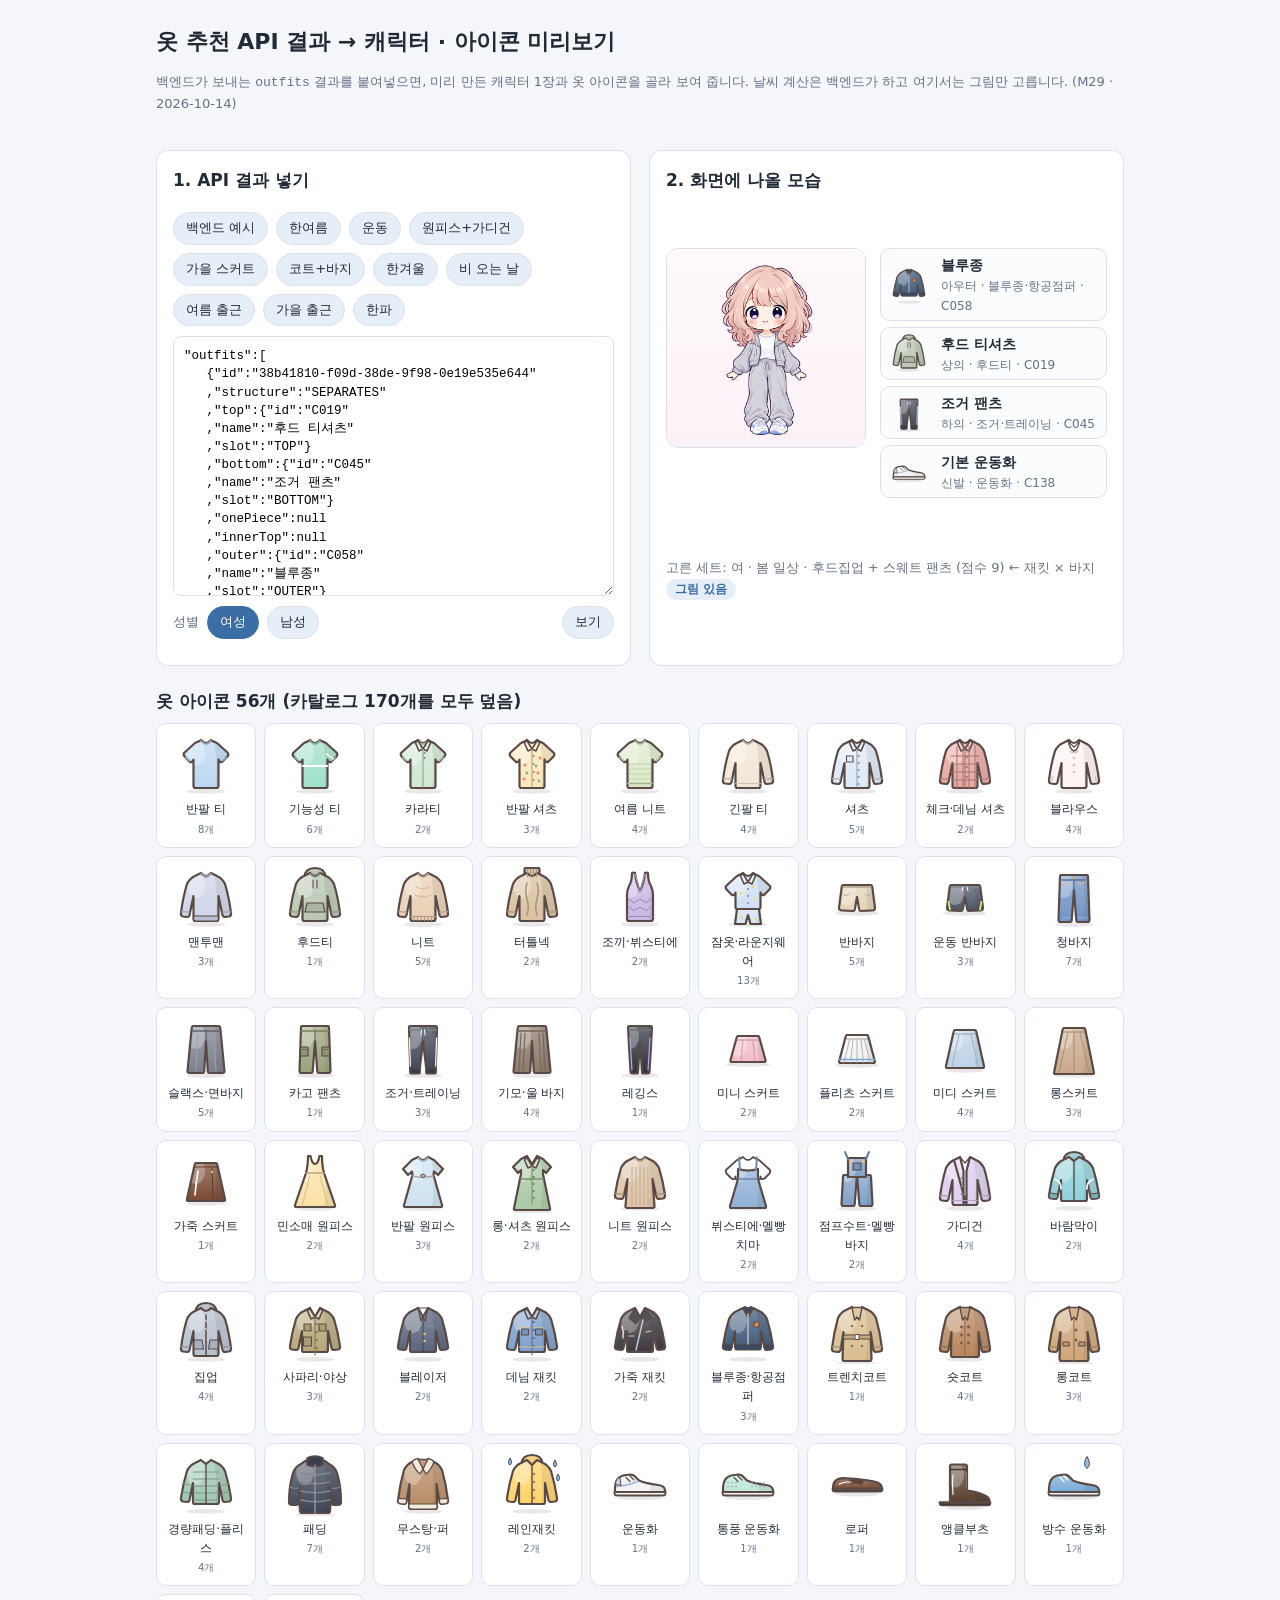
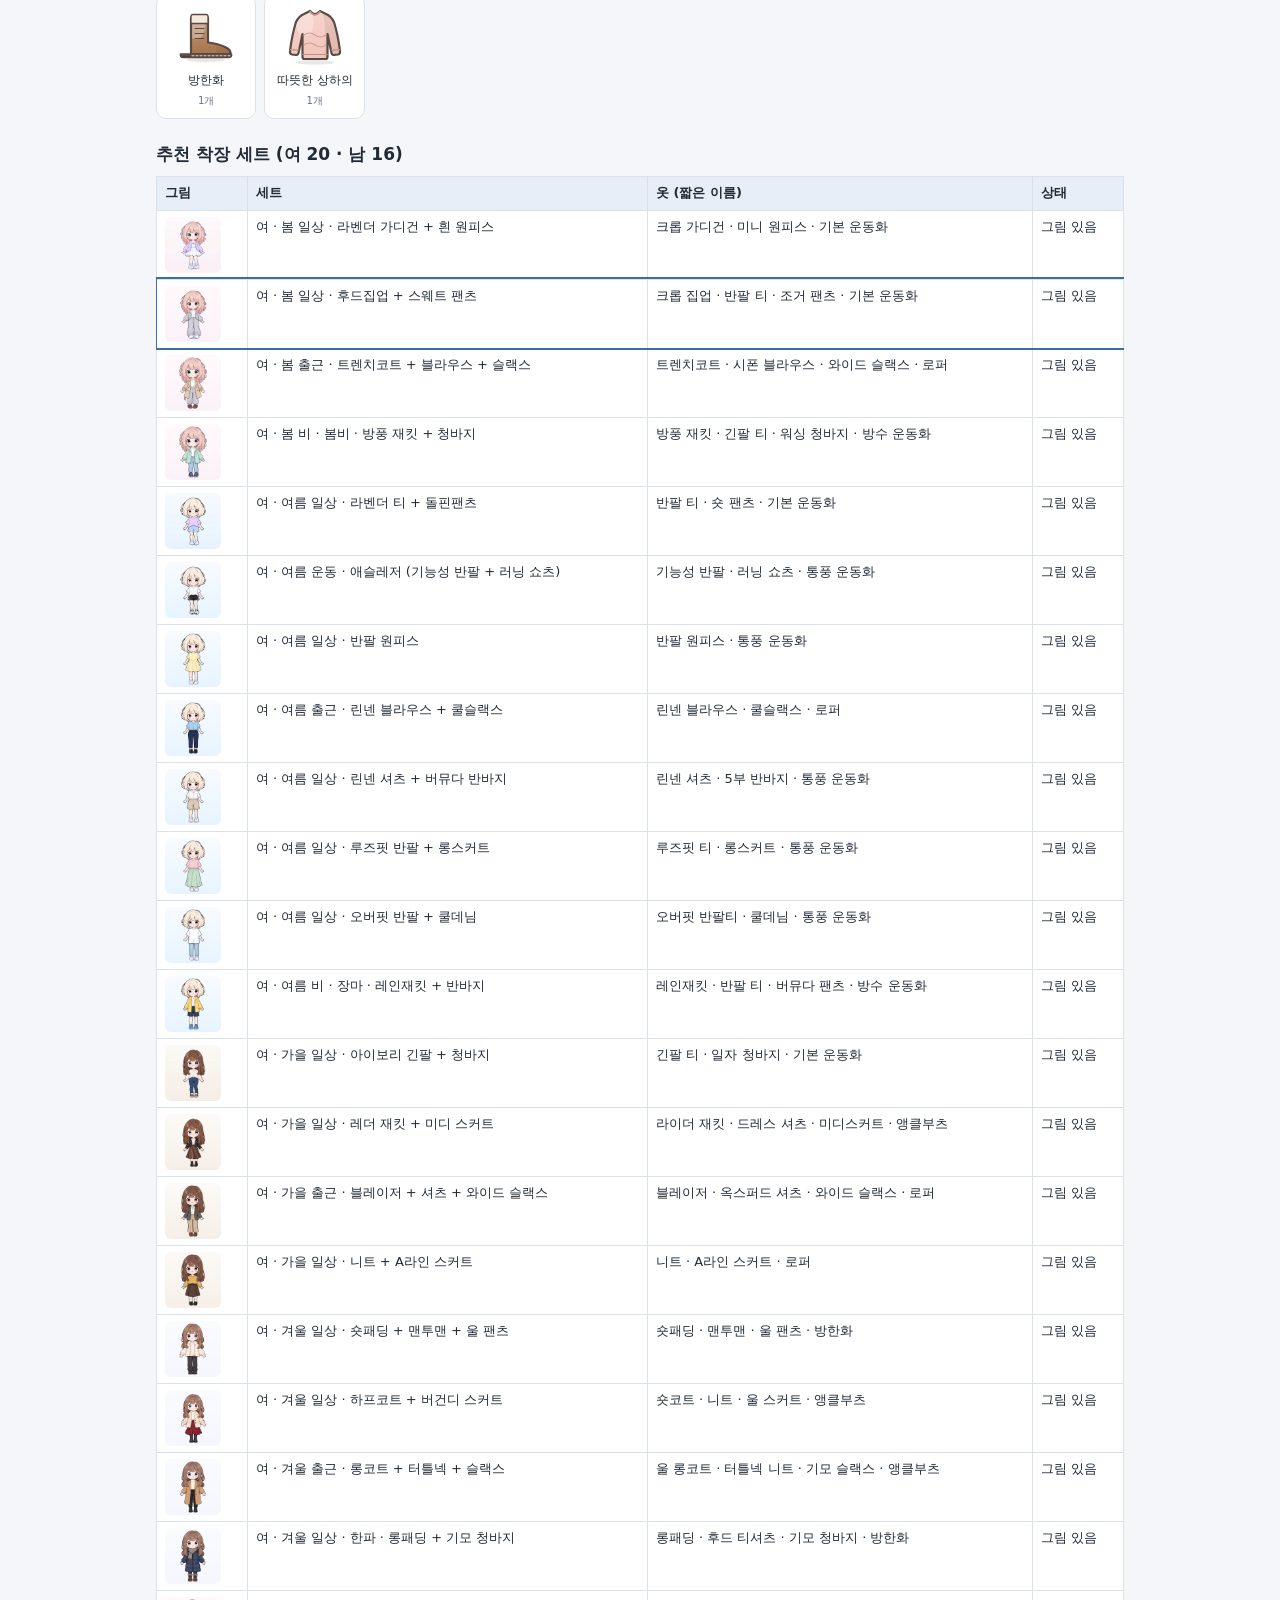
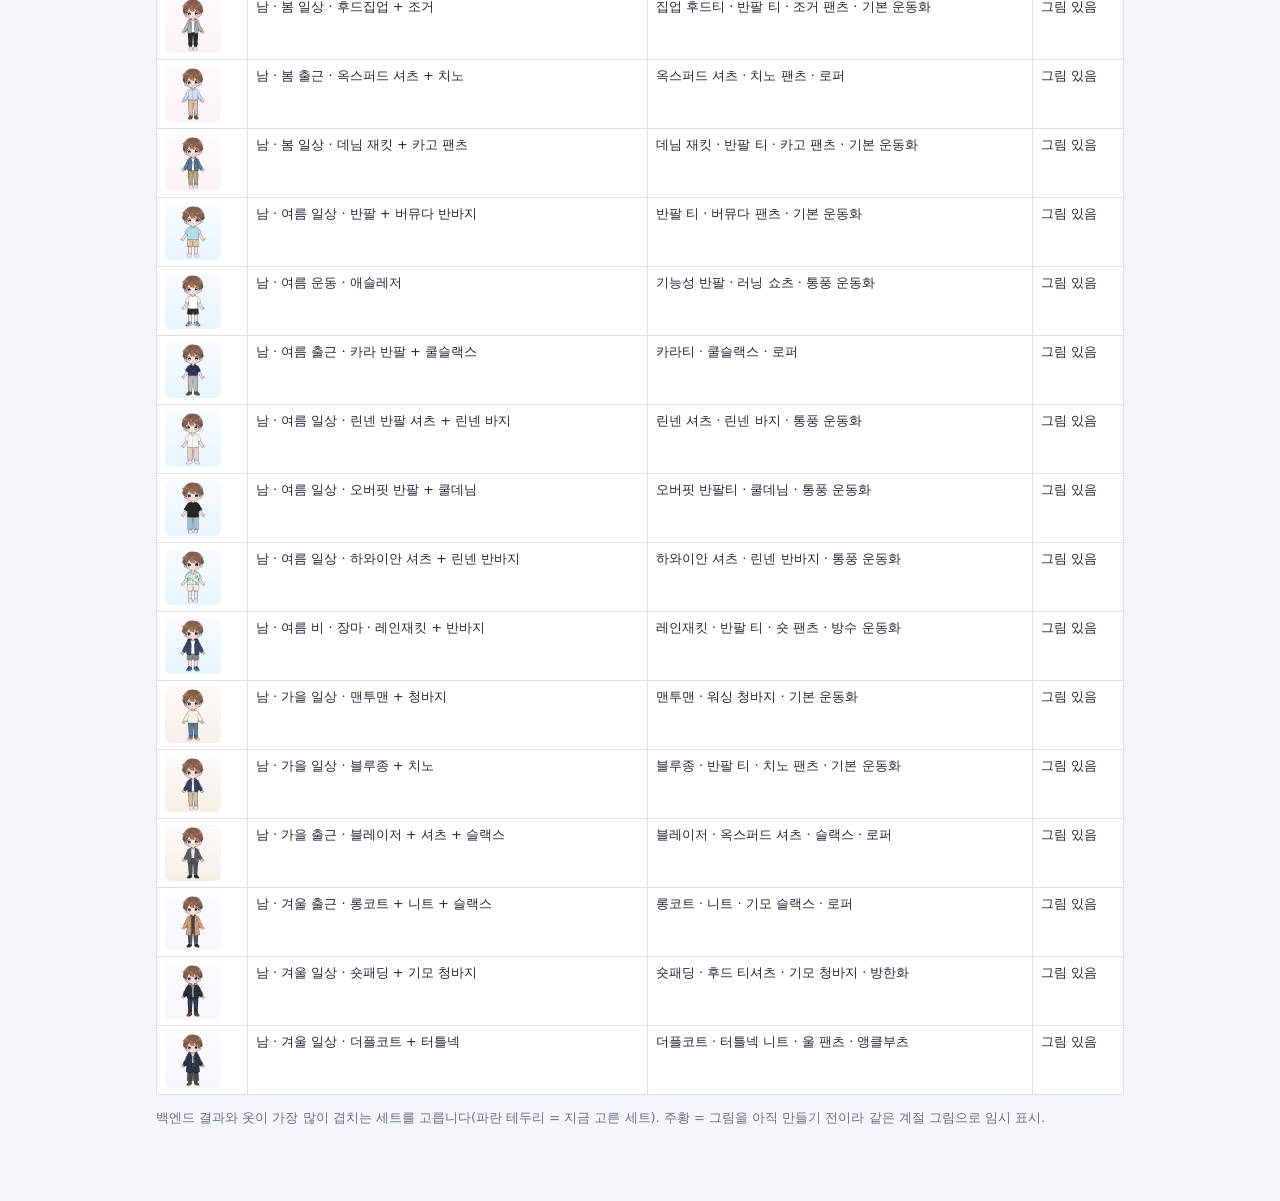
<file: weather-unit-main/preview/outfit_link/index.html>
<!doctype html>
<html lang="ko">
<head>
<meta charset="utf-8"><base href="../../static/weather/outfits/">
<meta name="viewport" content="width=device-width, initial-scale=1">
<title>옷 추천 연결 미리보기</title>
<style>
:root{--bg:#f4f6fa;--paper:#fff;--ink:#222a36;--muted:#667085;--line:#dbe1ea;--accent:#3a6ea5;--soft:#e6eef8;--warn:#a8650b;--warnsoft:#fbf0dc}
*{box-sizing:border-box}
body{margin:0;background:var(--bg);color:var(--ink);font:15px/1.6 "Malgun Gothic","Apple SD Gothic Neo",system-ui,sans-serif}
.wrap{max-width:1000px;margin:0 auto;padding:24px 16px 60px;display:grid;gap:22px}
h1{font-size:22px;margin:0} h2{font-size:17px;margin:0 0 8px}
.muted{color:var(--muted);font-size:13px}
.grid{display:grid;grid-template-columns:minmax(0,1fr) minmax(0,1fr);gap:18px}
@media (max-width:800px){.grid{grid-template-columns:1fr}}
.panel{background:var(--paper);border:1px solid var(--line);border-radius:12px;padding:16px;display:grid;gap:10px;min-width:0}
textarea{width:100%;min-height:260px;font:12.5px/1.45 Consolas,monospace;border:1px solid var(--line);border-radius:8px;padding:10px;resize:vertical}
.row{display:flex;flex-wrap:wrap;gap:8px;align-items:center}
button{font:inherit;font-size:13px;border:1px solid var(--line);background:var(--soft);color:var(--ink);border-radius:999px;padding:5px 12px;cursor:pointer}
button:hover{border-color:var(--accent)} button.on{background:var(--accent);color:#fff;border-color:var(--accent)}
.card{display:grid;grid-template-columns:200px 1fr;gap:14px;align-items:start}
@media (max-width:480px){.card{grid-template-columns:1fr}}
.char{width:200px;height:200px;border-radius:12px;overflow:hidden;border:1px solid var(--line);background:#fff}
.char video,.char img{width:100%;height:100%;display:block;object-fit:cover}
.icons{display:grid;gap:6px}
.ic{display:grid;grid-template-columns:44px 1fr;gap:8px;align-items:center;border:1px solid var(--line);border-radius:10px;padding:4px 8px;background:#fbfcfe}
.ic img{width:40px;height:40px}
.ic b{font-size:14px} .ic span{display:block;font-size:12px;color:var(--muted)}
.chip{display:inline-block;padding:1px 9px;border-radius:999px;font-size:12px;font-weight:600;background:var(--soft);color:var(--accent)}
.chip.temp{background:var(--warnsoft);color:var(--warn)}
.err{color:#b03a3a;font-size:13px}
.gallery{display:grid;grid-template-columns:repeat(auto-fill,minmax(96px,1fr));gap:8px}
.g{background:var(--paper);border:1px solid var(--line);border-radius:10px;padding:8px;text-align:center;font-size:12px}
.g img{width:64px;height:64px;display:block;margin:0 auto 4px}
.g small{color:var(--muted)}
.tbl{overflow-x:auto}
table{border-collapse:collapse;width:100%;min-width:560px;font-size:13px;background:var(--paper)}
th,td{border:1px solid var(--line);padding:6px 8px;text-align:left;vertical-align:top}
th{background:var(--soft)}
@media (prefers-reduced-motion: reduce){video{display:none}}
</style>
</head>
<body>
<div class="wrap">
  <header>
    <h1>옷 추천 API 결과 → 캐릭터 · 아이콘 미리보기</h1>
    <p class="muted">백엔드가 보내는 <code>outfits</code> 결과를 붙여넣으면, 미리 만든 캐릭터 1장과 옷 아이콘을 골라 보여 줍니다. 날씨 계산은 백엔드가 하고 여기서는 그림만 고릅니다. (M29 · 2026-10-14)</p>
  </header>

  <div class="grid">
    <section class="panel">
      <h2>1. API 결과 넣기</h2>
      <div class="row" id="samples"></div>
      <textarea id="src" spellcheck="false"></textarea>
      <div class="row">
        <span class="muted">성별</span>
        <button id="gF" class="on" type="button">여성</button>
        <button id="gM" type="button">남성</button>
        <button id="go" type="button" style="margin-left:auto">보기</button>
      </div>
      <div id="err" class="err"></div>
    </section>

    <section class="panel">
      <h2>2. 화면에 나올 모습</h2>
      <div class="card">
        <div class="char" id="char"></div>
        <div class="icons" id="icons"></div>
      </div>
      <p id="why" class="muted"></p>
    </section>
  </div>

  <section>
    <h2 id="gtitle">옷 아이콘 (카탈로그 170개를 모두 덮음)</h2>
    <div class="gallery" id="gallery"></div>
  </section>

  <section>
    <h2>추천 착장 세트 (여 20 · 남 16)</h2>
    <div class="tbl"><table id="rules"></table></div>
    <p class="muted">백엔드 결과와 옷이 가장 많이 겹치는 세트를 고릅니다(파란 테두리 = 지금 고른 세트). 주황 = 그림을 아직 만들기 전이라 같은 계절 그림으로 임시 표시.</p>
  </section>
</div>

<script src="outfit_visual_map.js"></script>
<script src="outfit_visual.js"></script>
<script>
var MAP = window.OUTFIT_VISUAL_MAP, gender = "F";
function it(id){ return id ? {id:id, name:MAP.items[id].name, slot:MAP.items[id].slot} : null; }
function o(top, bottom, outer, shoes, extra){
  return Object.assign({structure:"SEPARATES", top:it(top), bottom:it(bottom), onePiece:null, innerTop:null,
    outer:it(outer), outerUsage: outer ? "WEAR" : null, baseLayer:null, shoes:it(shoes), accessories:[],
    reasons:["샘플"]}, extra || {});
}
var SAMPLES = [
  ["백엔드 예시", '"outfits":[\n   {"id":"38b41810-f09d-38de-9f98-0e19e535e644"\n   ,"structure":"SEPARATES"\n   ,"top":{"id":"C019"\n   ,"name":"후드 티셔츠"\n   ,"slot":"TOP"}\n   ,"bottom":{"id":"C045"\n   ,"name":"조거 팬츠"\n   ,"slot":"BOTTOM"}\n   ,"onePiece":null\n   ,"innerTop":null\n   ,"outer":{"id":"C058"\n   ,"name":"블루종"\n   ,"slot":"OUTER"}\n   ,"outerUsage":"WEAR"\n   ,"baseLayer":null\n   ,"shoes":{"id":"C138"\n   ,"name":"기본 운동화"\n   ,"slot":"SHOES"}\n   ,"accessories":[]\n   ,"reasons":["의류별 추천 기온 범위와 선택한 용도에 맞춰 조합했습니다."]}]'],
  ["한여름", o("C001","C028",null,"C137")],
  ["운동", o("C143","C149",null,"C137")],
  ["원피스+가디건", o(null,null,"C052","C139",{structure:"ONE_PIECE", onePiece:it("C107")})],
  ["가을 스커트", o("C081","C105","C056","C140")],
  ["코트+바지", o("C022","C038","C128","C139")],
  ["한겨울", o("C025","C043","C067","C142",{baseLayer:it("C071")})],
  ["비 오는 날", o("C001","C028","C134","C141")],
  ["여름 출근", o("C076","C040",null,"C139")],
  ["가을 출근", o("C012","C094","C053","C139")],
  ["한파", o("C019","C036","C067","C142")]
];
var src = document.getElementById("src");
SAMPLES.forEach(function(s, i){
  var b = document.createElement("button"); b.type = "button"; b.textContent = s[0];
  b.onclick = function(){ src.value = typeof s[1] === "string" ? s[1] : JSON.stringify({outfits:[s[1]]}, null, 1); show(); };
  document.getElementById("samples").appendChild(b);
});

function parse(text){
  text = text.trim();
  if (/^"outfits"\s*:/.test(text)) text = "{" + text + "}";
  var j = JSON.parse(text);
  if (Array.isArray(j)) j = j[0];
  if (j.outfits) j = j.outfits[0];
  if (!j) throw new Error("outfits 안에 결과가 없습니다.");
  return j;
}
var KIND = {NONE:"아우터 없음", THIN:"얇은 겉옷", JACKET:"재킷", COAT:"코트", PADDING:"패딩"};
var LOWER = {SHORTS:"반바지", PANTS:"바지", SKIRT:"스커트", ONEPIECE:"원피스"};
function show(){
  var err = document.getElementById("err"); err.textContent = "";
  var outfit;
  try { outfit = parse(src.value); } catch(e) { err.textContent = "JSON을 읽지 못했습니다: " + e.message; return; }
  var r = pickOutfitVisual(outfit, gender, MAP);
  var c = document.getElementById("char"); c.innerHTML = "";
  var st = r.set;
  if (st.mp4) {
    var v = document.createElement("video");
    v.autoplay = v.muted = v.loop = v.playsInline = true; v.poster = st.poster; v.src = st.mp4;
    v.setAttribute("aria-label", st.label); c.appendChild(v);
  } else {
    var im = document.createElement("img"); im.src = st.poster; im.alt = st.label; c.appendChild(im);
  }
  var box = document.getElementById("icons"); box.innerHTML = "";
  r.icons.forEach(function(x){
    var d = document.createElement("div"); d.className = "ic";
    d.innerHTML = (x.iconFile ? '<img src="'+x.iconFile+'" alt="">' : '<span>?</span>') +
      '<div><b></b><span></span></div>';
    d.querySelector("b").textContent = x.name;
    d.querySelector("div span").textContent = x.slotLabel + " · " + x.iconLabel + " · " + x.id + (x.usage && x.usage !== "WEAR" ? " · 챙기기" : "");
    box.appendChild(d);
  });
  document.getElementById("why").innerHTML = "";
  var why = document.getElementById("why");
  why.appendChild(document.createTextNode("고른 세트: " + st.label + " (점수 " + Math.floor(r.score) + ") ← " + KIND[r.outerKind] + " × " + LOWER[r.lower] + (r.sport ? " · 운동" : "") + (r.rain ? " · 비" : "") + " "));
  var chip = document.createElement("span"); chip.className = "chip" + (st.status === "temp" ? " temp" : "");
  chip.textContent = st.status === "temp" ? "그림 만들기 전 · 비슷한 그림" : "그림 있음"; why.appendChild(chip);
  document.querySelectorAll("#rules tr[data-k]").forEach(function(tr){ tr.style.outline = tr.dataset.k === r.setKey ? "2px solid var(--accent)" : ""; });
}
function setG(g){ gender = g; document.getElementById("gF").className = g==="F"?"on":""; document.getElementById("gM").className = g==="M"?"on":""; show(); }
document.getElementById("gF").onclick = function(){ setG("F"); };
document.getElementById("gM").onclick = function(){ setG("M"); };
document.getElementById("go").onclick = show;

// 아이콘 갤러리 (아이콘마다 몇 개의 옷이 들어갔는지)
document.getElementById("gtitle").textContent = "옷 아이콘 " + Object.keys(MAP.icons).length + "개 (카탈로그 " + Object.keys(MAP.items).length + "개를 모두 덮음)";
var count = {}; Object.keys(MAP.items).forEach(function(id){ var k = MAP.items[id].icon; count[k] = (count[k]||0) + 1; });
Object.keys(MAP.icons).forEach(function(k){
  var g = document.createElement("div"); g.className = "g";
  g.innerHTML = '<img src="'+MAP.icons[k].file+'" alt=""><div></div><small></small>';
  g.querySelector("div").textContent = MAP.icons[k].label;
  g.querySelector("small").textContent = count[k] + "개";
  g.title = Object.keys(MAP.items).filter(function(id){ return MAP.items[id].icon === k; }).map(function(id){ return MAP.items[id].short; }).join(", ");
  document.getElementById("gallery").appendChild(g);
});
// 착장 세트 표
var t = document.getElementById("rules"), html = "<tr><th>그림</th><th>세트</th><th>옷 (짧은 이름)</th><th>상태</th></tr>";
var SLOT_ORDER = ["outer","top","onePiece","bottom","shoes"];
Object.keys(MAP.sets).forEach(function(k){
  var s = MAP.sets[k];
  var clothes = SLOT_ORDER.filter(function(x){ return s.items[x]; }).map(function(x){ return MAP.items[s.items[x]].short; }).join(" · ");
  html += '<tr data-k="'+k+'"'+(s.status==="temp"?' style="background:var(--warnsoft)"':'')+'><td><img src="'+s.poster+'" alt="" style="width:56px;height:56px;border-radius:6px;display:block"></td><td>'+s.label+'</td><td>'+clothes+'</td><td>'+(s.status==="temp"?"그림 만들기 전":"그림 있음")+'</td></tr>';
});
t.innerHTML = html;
src.value = SAMPLES[0][1]; show();
</script>
</body>
</html>
</file>
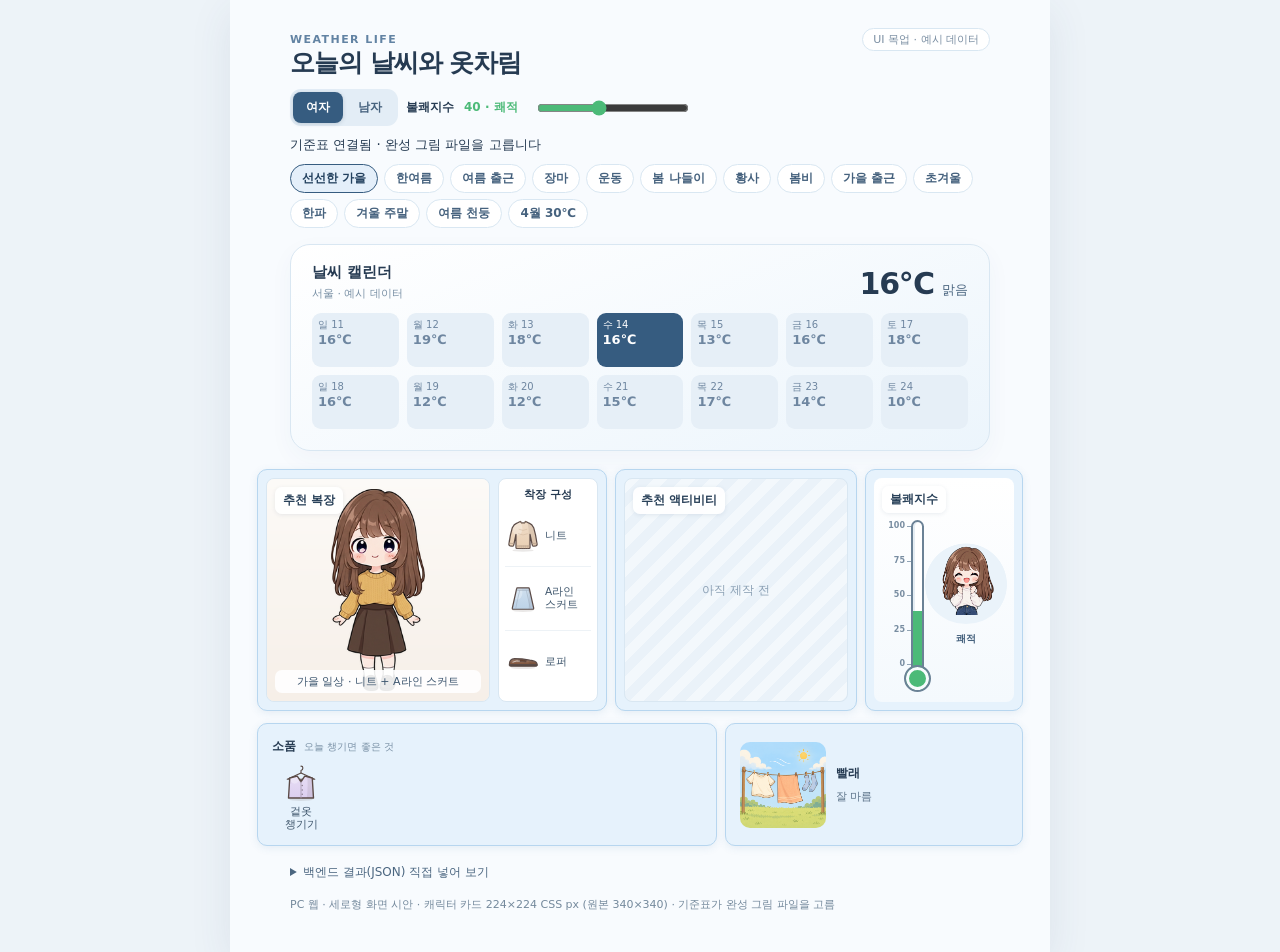
<file: weather-unit-main/preview/ui_mockup/index.html>
<!doctype html>
<html lang="ko">
<head>
  <meta charset="utf-8">
  <meta name="viewport" content="width=device-width, initial-scale=1">
  <title>Weather Life UI 목업</title>
  <!-- M35 (2026-10-15): 예시 날씨를 기준 JSON으로 고르고 완성된 그림 파일을 표시하는 목업. -->
  <style>
    :root { color-scheme: light; font-family: system-ui, "Malgun Gothic", sans-serif; color: #263b52; background: #edf3f8; }
    * { box-sizing: border-box; }
    body { margin: 0; }
    .page { width: min(100%, 820px); min-height: 100vh; margin: auto; padding: 28px 24px 40px; background: #f8fbfe; box-shadow: 0 12px 40px #30496618; }
    header { max-width: 700px; margin: 0 auto 16px; display: grid; gap: 10px; }
    .brand { display: flex; align-items: baseline; justify-content: space-between; gap: 10px; flex-wrap: wrap; }
    .eyebrow { margin: 0; font-size: 11px; font-weight: 800; letter-spacing: .13em; color: #6283a3; }
    h1 { margin: 0; font-size: 25px; letter-spacing: -.04em; }
    .mock { font-size: 11px; color: #7a8ea2; border: 1px solid #d9e7f2; border-radius: 999px; padding: 3px 10px; background: #fff; }
    .controls { display: flex; flex-wrap: wrap; gap: 8px; align-items: center; }
    .switch { display: inline-flex; padding: 3px; gap: 2px; border-radius: 11px; background: #e3edf6; }
    .switch button, .chips button { border: 0; border-radius: 8px; padding: 7px 13px; font: 700 12px system-ui, "Malgun Gothic", sans-serif; background: transparent; color: #46627e; cursor: pointer; }
    .switch button[aria-pressed="true"] { color: #fff; background: #365c80; box-shadow: 0 1px 4px #34495d33; }
    .chips { display: flex; flex-wrap: wrap; gap: 6px; }
    .chips button { background: #fff; border: 1px solid #d9e7f2; border-radius: 999px; padding: 5px 11px; font-weight: 600; }
    .chips button[aria-pressed="true"] { background: #e4effa; border-color: #365c80; color: #23415f; }
    button:focus-visible { outline: 2px solid #365c80; outline-offset: 2px; }
    .di-control { display: flex; align-items: center; gap: 10px; font-size: 12px; font-weight: 700; }
    .di-control output { min-width: 63px; }
    .di-control input { width: 152px; margin: 0; cursor: pointer; }

    .calendar { width: min(100%, 700px); margin: 0 auto 18px; padding: 18px 21px 21px; border: 1px solid #d9e7f2; border-radius: 20px; background: linear-gradient(160deg,#fff,#ecf5fc); box-shadow: 0 8px 24px #3855750a; }
    .cal-head { display: flex; justify-content: space-between; align-items: flex-end; gap: 12px; flex-wrap: wrap; margin-bottom: 12px; }
    .cal-head strong { display: block; font-size: 15px; }
    .cal-head small { color: #7a91a6; font-size: 11px; }
    .today { display: flex; align-items: baseline; gap: 8px; }
    .today b { font-size: 30px; letter-spacing: -.04em; }
    .today span { font-size: 13px; color: #4b6680; }
    .days { display: grid; grid-template-columns: repeat(7,1fr); gap: 8px; }
    .days div { height: 54px; border-radius: 9px; background: #e6eff7; padding: 5px 6px; font-size: 10px; color: #6e86a0; }
    .days div.on { background: #365c80; color: #fff; }
    .days div b { display: block; font-size: 13px; color: inherit; }

    .middle { display: flex; justify-content: center; align-items: stretch; gap: 8px; margin-bottom: 12px; }
    /* 10-15 동업자 「UI박스 있으면 좋을 듯 과하지않으면서 분리되어 보이게끔 사각형으로」 (스크린샷 207) →
       추천 복장+착장 구성 / 추천 액티비티 / 불쾌지수 / 소품 / 빨래 를 각각 흰 사각 패널로 묶음 */
    .panel { display: flex; gap: 8px; padding: 8px; border: 1px solid #b7d6ef; border-radius: 10px; background: #e6f2fc; box-shadow: 0 2px 8px #2f6a9a1a; }   /* 10-15 동업자 「색상이 너무 연한데 살짝 하늘색이면 좋음」 */
    .panel .character-card { border-radius: 8px; box-shadow: none; }
    .panel .outfit-pieces { border-radius: 8px; }
    .panel .thermometer { border: 0; box-shadow: none; border-radius: 8px; }
    .character-card { position: relative; width: 224px; height: 224px; flex: 0 0 224px; overflow: hidden; border: 1px solid #d9e7f2; border-radius: 17px; background: #eff6fb; box-shadow: 0 7px 19px #38557513; }
    .character-card img { position: absolute; inset: 0; display: block; width: 100%; height: 100%; object-fit: cover; }
    .character-card .label { position: absolute; top: 8px; left: 8px; z-index: 3; padding: 5px 8px; border-radius: 7px; background: #fffffff0; color: #294159; font-size: 12px; font-weight: 800; box-shadow: 0 1px 4px #35506c1a; }
    .character-card .caption { position: absolute; left: 8px; right: 8px; bottom: 8px; z-index: 3; padding: 4px 8px; border-radius: 7px; background: #ffffffe6; font-size: 11px; color: #3c556e; text-align: center; }
    .empty-card { display: flex; flex-direction: column; align-items: center; justify-content: center; gap: 6px; background: repeating-linear-gradient(135deg,#f3f8fc 0 10px,#eaf2f9 10px 20px); color: #8ba0b4; font-size: 12px; }
    .empty-card .label { position: absolute; }
    .outfit-pieces { width: 100px; height: 224px; flex: 0 0 100px; padding: 8px 6px; border: 1px solid #d9e7f2; border-radius: 15px; background: #fff; display: flex; flex-direction: column; }
    .outfit-pieces strong { font-size: 11px; text-align: center; margin-bottom: 2px; }
    .outfit-piece { flex: 1; min-height: 0; display: flex; align-items: center; gap: 4px; border-bottom: 1px solid #edf2f6; }
    .outfit-piece:last-child { border-bottom: 0; }
    .outfit-piece img { width: 36px; height: 36px; flex: 0 0 36px; }
    .outfit-piece span { font-size: 10.5px; line-height: 1.25; color: #3f566c; word-break: keep-all; }
    /* 10-15 동업자 「허공에 캐릭터가 띄워져있어서 … 박스안에 잇는 느낌으로 … UI창」 → 온도계 + 스티커를 다른 칸과 같은 카드 안에 */
    .thermometer { --liquid: #4cba78; width: 140px; height: 224px; flex: 0 0 140px; position: relative; box-sizing: border-box;
      border: 1px solid #d9e7f2; border-radius: 17px; background: linear-gradient(180deg,#ffffff,#f4f9fd); box-shadow: 0 7px 19px #38557513; overflow: hidden; }
    .thermo-title { position: absolute; top: 8px; left: 8px; z-index: 3; padding: 5px 8px; border-radius: 7px; background: #fffffff0; color: #294159; font-size: 12px; font-weight: 800; box-shadow: 0 1px 4px #35506c1a; }
    .thermo-scale { position: absolute; top: 44px; bottom: 34px; left: 6px; width: 25px; display: flex; flex-direction: column; justify-content: space-between; align-items: flex-end; color: #788da1; font-size: 8px; font-weight: 700; }
    .thermo-scale span { position: relative; line-height: 1; }
    .thermo-scale span::after { content: ""; position: absolute; top: 50%; left: calc(100% + 2px); width: 6px; border-top: 1px solid #91a4b5; }
    .thermo-tube { position: absolute; top: 42px; left: 37px; bottom: 30px; width: 13px; overflow: hidden; border: 2px solid #6b8296; border-radius: 9px 9px 4px 4px; background: #fff; box-shadow: inset 2px 0 #e5edf3; }
    .thermo-fill { position: absolute; bottom: 0; left: 0; right: 0; height: 40%; background: var(--liquid); transition: height .25s ease, background-color .25s ease; }
    .thermo-bulb { position: absolute; left: 30px; bottom: 10px; z-index: 2; width: 27px; height: 27px; border: 2px solid #6b8296; border-radius: 50%; background: var(--liquid); box-shadow: inset 0 0 0 3px #f8fbfe; transition: background-color .25s ease; }
    .thermo-sticker { position: absolute; top: 58px; left: 48px; z-index: 4; width: 88px; height: 88px; object-fit: contain; pointer-events: none;
      border-radius: 50%; background: radial-gradient(circle at 50% 55%, #eaf3fa 0 62%, transparent 63%); }
    .thermo-sticker-label { position: absolute; top: 154px; left: 46px; width: 92px; text-align: center; font-size: 10px; line-height: 1.3; font-weight: 700; color: #46627e; word-break: keep-all; }
    .lower { width: min(100%, 766px); display: flex; justify-content: center; gap: 8px; margin: auto; }
    .small-card { flex: 1; min-height: 98px; padding: 14px; border: 1px solid #b7d6ef; border-radius: 10px; background: #e6f2fc; box-shadow: 0 2px 8px #2f6a9a1a; }
    .small-card strong { display: block; font-size: 12px; }
    .placeholder { margin: 12px 0 0; font-size: 11px; color: #90a1b2; }
    .acc-card { flex: 1.6; }
    .acc-card small { font-weight: 400; color: #7a91a6; margin-left: 4px; }
    .accs { display: flex; flex-wrap: wrap; gap: 6px 10px; margin-top: 8px; }
    .acc { width: 58px; text-align: center; font-size: 10.5px; color: #3f566c; line-height: 1.25; word-break: keep-all; }
    .acc img { width: 40px; height: 40px; display: block; margin: 0 auto 2px; }
    .acc-none { font-size: 11px; color: #90a1b2; margin: 8px 0 0; }
    .laundry-card { display: flex; align-items: center; gap: 10px; }
    .laundry-card img { width: 86px; height: 86px; flex: 0 0 86px; object-fit: cover; border-radius: 10px; }
    .laundry-card small { display: block; margin-top: 7px; font-size: 11px; font-weight: 400; color: #5b7288; }
    details { width: min(100%, 700px); margin: 18px auto 0; font-size: 12px; color: #4b6680; }
    details textarea { width: 100%; height: 150px; font: 11.5px/1.4 Consolas, monospace; border: 1px solid #d9e7f2; border-radius: 8px; padding: 8px; }
    details button { margin-top: 6px; border: 1px solid #365c80; background: #365c80; color: #fff; border-radius: 8px; padding: 6px 12px; font: 700 12px system-ui, "Malgun Gothic", sans-serif; cursor: pointer; }
    .err { color: #c0453f; }
    footer { max-width: 700px; margin: 16px auto 0; color: #74899c; font-size: 11px; }
    @media (max-width: 780px) {
      .page { padding-inline: 14px; } .middle { gap: 6px; flex-wrap: wrap; }
      .character-card { width: min(42vw,224px); height: min(42vw,224px); flex-basis: min(42vw,224px); }
      .outfit-pieces { height: min(42vw,224px); width: 96px; flex-basis: 96px; } .thermometer { height: min(42vw,224px); }
      .lower { flex-direction: column; }
    }
  </style>
</head>
<body>
  <main class="page">
    <header>
      <div class="brand">
        <div><p class="eyebrow">WEATHER LIFE</p><h1>오늘의 날씨와 옷차림</h1></div>
        <span class="mock">UI 목업 · 예시 데이터</span>
      </div>
      <div class="controls">
        <div class="switch" role="group" aria-label="캐릭터 성별">
          <button id="gF" type="button" aria-pressed="true">여자</button>
          <button id="gM" type="button" aria-pressed="false">남자</button>
        </div>
        <label class="di-control" for="diSlider">불쾌지수 <output id="diReadout">40 · 쾌적</output><input id="diSlider" type="range" min="1" max="100" value="40"></label>
      </div>
      <small id="rulesStatus" aria-live="polite">기준표 불러오는 중…</small>
      <div class="chips" id="scenarios" role="group" aria-label="예시 날씨 (백엔드 결과 예시)"></div>
    </header>

    <section class="calendar" aria-label="날씨 캘린더">
      <div class="cal-head">
        <div><strong>날씨 캘린더</strong><small id="calNote">서울 · 예시 데이터</small></div>
        <div class="today"><b id="tempNow">16℃</b><span id="skyNow">맑음</span></div>
      </div>
      <div class="days" id="days" aria-hidden="true"></div>
    </section>

    <div class="middle">
      <div class="panel" aria-label="오늘의 옷차림">
      <section class="character-card" id="outfitCard" aria-label="추천 복장">
        <img id="outfitImg" alt="">
        <span class="label">추천 복장</span>
        <span class="caption" id="outfitCaption"></span>
      </section>
      <aside class="outfit-pieces" aria-label="착장 구성">
        <strong>착장 구성</strong>
        <div id="pieces" style="display:contents"></div>
      </aside>
      </div>
      <div class="panel">
      <section class="character-card empty-card" id="actCard" aria-label="추천 액티비티">
        <span class="label" style="top:8px;left:8px">추천 액티비티</span>
        <span id="actEmpty">아직 제작 전</span>
      </section>
      </div>
      <div class="panel">
      <div class="thermometer" id="thermometer" role="img" aria-label="불쾌지수 40, 쾌적">
        <span class="thermo-title" aria-hidden="true">불쾌지수</span>
        <div class="thermo-scale" aria-hidden="true"><span>100</span><span>75</span><span>50</span><span>25</span><span>0</span></div>
        <div class="thermo-tube" aria-hidden="true"><div class="thermo-fill" id="thermoFill"></div></div>
        <div class="thermo-bulb" aria-hidden="true"></div>
        <img class="thermo-sticker" id="stickerImg" alt="" hidden>
        <span class="thermo-sticker-label" id="stickerLabel" hidden></span>
      </div>
      </div>
    </div>
    <div class="lower">
      <section class="small-card acc-card" aria-label="오늘 챙길 소품"><strong>소품 <small>오늘 챙기면 좋은 것</small></strong><div class="accs" id="accs"></div></section>
      <section class="small-card laundry-card" aria-label="빨래 상태"><img id="laundryImg" alt="" hidden><div><strong>빨래</strong><small id="laundryCaption">아직 제작 전</small></div></section>
    </div>

    <details>
      <summary>백엔드 결과(JSON) 직접 넣어 보기</summary>
      <textarea id="api" spellcheck="false"></textarea>
      <button id="apiGo" type="button">화면에 적용</button> <span id="apiErr" class="err"></span>
    </details>
    <footer>PC 웹 · 세로형 화면 시안 · 캐릭터 카드 224×224 CSS px (원본 340×340) · 기준표가 완성 그림 파일을 고름</footer>
  </main>

  <script src="../../static/weather/outfits/outfit_visual_map.js"></script>
  <script src="../../static/weather/outfits/outfit_visual.js"></script>
  <!-- 기준표: 더블클릭(file://)으로 열어도 읽히도록 JS로 불러옴 (10-15 Claude · 원본 JSON → make_rules_js.py) -->
  <script src="../../static/weather/rules/weather_character_rules.js"></script>
  <script src="../../static/weather/rules/pick_example.js"></script>
  <script>
    const MAP = window.OUTFIT_VISUAL_MAP, BASE = "../../static/weather/outfits/";
    const it = id => id ? { id, name: MAP.items[id].name, slot: MAP.items[id].slot } : null;
    const outfit = (top, bottom, outer, shoes, extra = {}) => Object.assign(
      { top: it(top), bottom: it(bottom), onePiece: null, innerTop: null, outer: it(outer), outerUsage: outer ? "WEAR" : null,
        baseLayer: null, shoes: it(shoes), accessories: [] }, extra);
    // 예시 = 백엔드가 줄 결과를 흉내 낸 것 (날씨·불쾌지수·옷)
    // w = 소품 고르기용 날씨 값 (pty 강수형태 · pop 강수확률 · precip 강수량 · humidity 습도 · wind 풍속 · pm 미세먼지 — 팀 자료 없음, 예시)
    const SCENARIOS = [
      { name: "선선한 가을", month: 10, temp: 16, sky: "맑음", di: 40, w: { tempMin: 8, tempMax: 21, humidity: 45, wind: 2 }, F: outfit("C008","C034",null,"C138"), M: outfit("C017","C033",null,"C138") },
      { name: "한여름", month: 8, temp: 33, sky: "맑음", di: 84, w: { tempMin: 25, tempMax: 34, humidity: 65, wind: 1 }, F: outfit("C002","C037",null,"C137"), M: outfit("C001","C029",null,"C138") },
      { name: "여름 출근", month: 7, temp: 29, sky: "구름 많음", di: 77, occasion: "출근", w: { tempMin: 24, tempMax: 31, humidity: 75, pop: 40, wind: 2 }, F: outfit("C076","C040",null,"C139"), M: outfit("C003","C040",null,"C139") },
      { name: "장마", month: 7, temp: 26, sky: "흐림", pty: "비", di: 79, w: { tempMin: 23, tempMax: 27, humidity: 92, pop: 90, precip: 25, wind: 4 }, F: outfit("C001","C029","C134","C141"), M: outfit("C001","C028","C134","C141") },
      { name: "운동", month: 6, temp: 27, sky: "맑음", di: 72, occasion: "운동", w: { tempMin: 20, tempMax: 28, humidity: 55, wind: 2 }, F: outfit("C143","C149",null,"C137"), M: outfit("C143","C149",null,"C137") },
      { name: "봄 나들이", month: 4, temp: 18, sky: "맑음", di: 55, w: { tempMin: 9, tempMax: 21, humidity: 40, wind: 3 }, F: outfit(null,null,"C120","C138",{ onePiece: it("C111") }), M: outfit("C001","C044","C054","C138") },
      { name: "황사", month: 4, temp: 17, sky: "흐림", di: 52, pm: "나쁨", w: { tempMin: 10, tempMax: 19, humidity: 30, wind: 6 }, F: outfit("C001","C045","C122","C138"), M: outfit("C001","C045","C051","C138") },
      { name: "봄비", month: 4, temp: 14, sky: "흐림", pty: "비", di: 50, w: { tempMin: 11, tempMax: 15, humidity: 85, pop: 70, precip: 5, wind: 3 }, F: outfit("C008","C033","C135","C141"), M: outfit("C001","C045","C051","C138") },
      { name: "가을 출근", month: 10, temp: 13, sky: "흐림", di: 45, occasion: "출근", w: { tempMin: 6, tempMax: 17, humidity: 50, wind: 3 }, F: outfit("C012","C094","C053","C139"), M: outfit("C012","C038","C053","C139") },
      { name: "초겨울", month: 12, temp: 4, sky: "흐림", di: 30, w: { tempMin: -1, tempMax: 7, humidity: 40, wind: 6 }, F: outfit("C022","C103","C129","C140"), M: outfit("C025","C043","C062","C140") },
      { name: "한파", month: 1, temp: -9, sky: "흐림", pty: "눈", di: 18, w: { tempMin: -13, tempMax: -5, humidity: 30, precip: 2, wind: 9 }, F: outfit("C019","C036","C067","C142"), M: outfit("C019","C036","C066","C142") },
      { name: "겨울 주말", month: 1, temp: -2, sky: "맑음", di: 25, w: { tempMin: -6, tempMax: 2, humidity: 45, wind: 3 }, F: outfit("C022","C103","C129","C140"), M: outfit("C025","C043","C062","C140") },
      { name: "여름 천둥", month: 7, temp: 29, sky: "흐림", pty: "뇌우", di: 81, w: { tempMin: 25, tempMax: 31, humidity: 90, pop: 95, precip: 18, wind: 6 }, F: outfit("C001","C029","C134","C141"), M: outfit("C001","C028","C134","C141") },
      { name: "4월 30℃", month: 4, temp: 30, sky: "맑음", di: 80, w: { tempMin: 19, tempMax: 31, humidity: 45, wind: 2 }, F: outfit("C002","C037",null,"C137"), M: outfit("C001","C029",null,"C138") },
    ];
    let gender = "F", current = SCENARIOS[0], customOutfit = null, RULES = window.WEATHER_CHARACTER_RULES || null, renderToken = 0;
    const $ = id => document.getElementById(id);

    function stage(v) { return v < 68 ? { name: "쾌적", color: "#4cba78" } : v < 75 ? { name: "보통", color: "#efa54f" } : v < 80 ? { name: "나쁨", color: "#e89453" } : { name: "매우 나쁨", color: "#e76f6a" }; }
    function setDI(v) {
      v = Math.max(1, Math.min(100, Number(v))); const s = stage(v);
      $("diSlider").value = v; $("thermoFill").style.height = v + "%";
      $("thermometer").style.setProperty("--liquid", s.color);
      $("diReadout").textContent = `${v} · ${s.name}`; $("diReadout").style.color = s.color; $("diSlider").style.accentColor = s.color;
      $("thermometer").setAttribute("aria-label", `불쾌지수 ${v}, ${s.name}. 온도계가 ${v}퍼센트 채워짐`);
    }
    function renderDays(temp) {
      const names = ["일","월","화","수","목","금","토"], d = $("days"); d.innerHTML = "";
      for (let i = 0; i < 14; i++) {
        const el = document.createElement("div"); if (i === 3) el.className = "on";
        const t = i === 3 ? temp : Math.round(temp + Math.sin(i * 1.3) * 3 - (i > 3 ? (i - 3) * .3 : 0));   // 수 14 = 오늘
        el.innerHTML = `${names[i % 7]} ${i + 11}<b>${t}℃</b>`; d.appendChild(el);
      }
    }
    function ruleInput() {
      return { month: current.month, temp: current.temp, pty: current.pty || "없음",
        sky: current.sky.replace(/\s/g, ""), di: Number($("diSlider").value),
        gender, occasion: current.occasion || "일상", uv: current.uv,
        pm: current.pm || "", humidity: current.w?.humidity };
    }
    function iconsForSet(set) {
      return Object.entries(set.items).map(([slot, id]) => {
        const item = MAP.items[id], icon = item && MAP.icons[item.icon];
        return { slot, iconFile: icon?.file, name: item?.short || item?.name || id,
          fullName: item?.name || id, slotLabel: slot };
      }).filter(x => x.iconFile);
    }
    function showActivity(selection) {
      const card = $("actCard"), empty = $("actEmpty"), token = ++renderToken;
      card.querySelectorAll("video").forEach(v => v.remove()); empty.hidden = false;
      if (!selection) return;
      const key = selection.activity.key, local = `../../static/weather/activities/activity_${key}_340`;
      const poster = new Image();
      poster.onload = () => {
        if (token !== renderToken) return;
        const v = document.createElement("video");
        Object.assign(v, { autoplay: true, muted: true, loop: true, playsInline: true,
          poster: local + "_poster.png", src: local + ".mp4" });
        v.style.cssText = "position:absolute;inset:0;width:100%;height:100%;object-fit:cover";
        v.onerror = () => { if (token === renderToken) { v.remove(); empty.hidden = false; } };
        card.prepend(v); empty.hidden = true;
      };
      poster.onerror = () => { if (token === renderToken) empty.hidden = false; };
      poster.src = local + "_poster.png";
    }
    function showSticker(selection) {
      const img = $("stickerImg"), label = $("stickerLabel");
      img.hidden = true; label.hidden = true; img.removeAttribute("src");
      if (!selection) return;
      // 우산 · 선글라스는 날씨가 먼저(불쾌지수 막대를 움직여도 안 바뀜) → 이유를 같이 적어 고장으로 보이지 않게 (10-15)
      const names = { comfort: "쾌적", normal: "보통", bad: "나쁨", very_bad: "매우 나쁨", umbrella: "우산 (비 오는 날)", sunglasses: "선글라스 (햇빛 강함)" };
      // 10-15: 우산 스티커도 불쾌지수 표정을 따름 (umbrella_comfort … umbrella_very_bad)
      const k = selection.sticker.key, um = /^umbrella_(.+)$/.exec(k);
      label.textContent = um ? `우산 · ${names[um[1]] || um[1]}` : (names[k] || k);
      img.onload = () => { img.hidden = false; label.hidden = false; };
      img.onerror = () => { img.hidden = true; label.hidden = true; };
      img.alt = `오늘 날씨 스티커: ${label.textContent}`;
      img.src = `../../static/weather/stickers/${gender.toLowerCase()}_${selection.sticker.key}.png`;
    }
    function showLaundry(selection) {
      const img = $("laundryImg"), caption = $("laundryCaption");
      img.hidden = true; img.removeAttribute("src"); caption.textContent = "아직 제작 전";
      if (!selection) return;
      const labels = { dry: "잘 마름", damp: "축축함", frozen: "얼어붙음" };
      img.onload = () => { img.hidden = false; caption.textContent = labels[selection.laundry.key]; };
      img.onerror = () => { img.hidden = true; caption.textContent = "아직 제작 전"; };
      img.alt = `빨래: ${labels[selection.laundry.key]}`;
      img.src = `../../static/weather/laundry/laundry_${selection.laundry.key}.png`;
    }
    function render(resetWeather = true) {   // false = 불쾌지수 슬라이더만 움직였을 때 (예시 값으로 되돌리지 않음)
      const o = customOutfit || current[gender];
      if (!customOutfit && resetWeather) { $("tempNow").textContent = current.temp + "℃"; $("skyNow").textContent = current.pty ? `${current.sky} · ${current.pty}` : current.sky; renderDays(current.temp); setDI(current.di); }
      const selection = RULES ? pickWeatherCharacter(ruleInput(), RULES) : null;
      const set = !customOutfit && selection && MAP.sets[selection.outfit.key];
      const r = set ? { set, icons: iconsForSet(set) } : pickOutfitVisual(o, gender, MAP);
      const img = $("outfitImg");
      img.src = BASE + r.set.poster; img.alt = `추천 복장: ${r.set.label}`;
      $("outfitCaption").textContent = r.set.label.split("· ").slice(1).join("· ");
      const box = $("pieces"); box.innerHTML = "";
      const order = ["outer","top","innerTop","onePiece","bottom","baseLayer","shoes"];
      r.icons.sort((a, b) => order.indexOf(a.slot) - order.indexOf(b.slot)).slice(0, 5).forEach(x => {
        const d = document.createElement("div"); d.className = "outfit-piece";
        const im = document.createElement("img"); im.src = BASE + x.iconFile; im.alt = "";
        const sp = document.createElement("span"); sp.textContent = x.name + (x.usage && x.usage !== "WEAR" ? " (챙기기)" : "");
        sp.title = `${x.slotLabel} · ${x.fullName}`; d.append(im, sp); box.appendChild(d);
      });
      showActivity(selection); showSticker(selection); showLaundry(selection);
      // 소품: 날씨 값 + 지금 옷 (기준 초안 = outfit_visual.js pickAccessories)
      const weather = Object.assign({ temp: current.temp, sky: current.sky, pty: current.pty, di: Number($("diSlider").value), pm: current.pm }, current.w);
      const accs = pickAccessories(weather, o, MAP), ab = $("accs"); ab.innerHTML = "";   // 기본 3개 · 비/미세먼지 날 4개
      if (!accs.length) ab.innerHTML = '<p class="acc-none">오늘은 따로 챙길 소품이 없어요</p>';
      accs.forEach(a => {
        const d = document.createElement("div"); d.className = "acc"; d.title = a.why;
        const im = document.createElement("img"); im.src = BASE + a.file; im.alt = "";
        d.append(im, document.createTextNode(a.label)); ab.appendChild(d);
      });
      $("api").value = JSON.stringify({ outfits: [o] }, null, 1);
    }
    SCENARIOS.forEach((s, i) => {
      const b = document.createElement("button"); b.type = "button"; b.textContent = s.name;
      b.setAttribute("aria-pressed", String(i === 0));
      b.onclick = () => { current = s; customOutfit = null; document.querySelectorAll("#scenarios button").forEach(x => x.setAttribute("aria-pressed", String(x === b))); render(); };
      $("scenarios").appendChild(b);
    });
    function setGender(g) { gender = g; $("gF").setAttribute("aria-pressed", String(g === "F")); $("gM").setAttribute("aria-pressed", String(g === "M")); customOutfit = null; render(); }
    $("gF").onclick = () => setGender("F"); $("gM").onclick = () => setGender("M");
    $("diSlider").addEventListener("input", e => { setDI(e.target.value); render(false); });
    $("apiGo").onclick = () => {
      $("apiErr").textContent = "";
      try {
        let t = $("api").value.trim(); if (/^"outfits"\s*:/.test(t)) t = "{" + t + "}";
        let j = JSON.parse(t); if (Array.isArray(j)) j = j[0]; if (j.outfits) j = j.outfits[0];
        customOutfit = j; render();
      } catch (e) { $("apiErr").textContent = "JSON을 읽지 못했습니다: " + e.message; }
    };
    // 주소 끝 #3 = 4번째 예시로 열기 (캡처·시연용) · #3m = 남자
    const h = location.hash.slice(1), hi = parseInt(h, 10);
    if (hi >= 0 && hi < SCENARIOS.length) document.querySelectorAll("#scenarios button")[hi].click();
    if (/m$/.test(h)) setGender("M"); else render();
    // 기준표는 위 <script>(weather_character_rules.js)로 이미 들어와 있음. 없을 때만 JSON을 fetch(로컬 서버에서 열었을 때)
    if (RULES) $("rulesStatus").textContent = "기준표 연결됨 · 완성 그림 파일을 고릅니다";
    else fetch("../../static/weather/rules/weather_character_rules.json")
      .then(response => { if (!response.ok) throw new Error(`HTTP ${response.status}`); return response.json(); })
      .then(rules => { RULES = rules; $("rulesStatus").textContent = "기준표 연결됨 · 완성 그림 파일을 고릅니다"; render(false); })
      .catch(error => { $("rulesStatus").textContent = "기준표를 읽지 못했습니다 (weather_character_rules.js 확인)"; console.error(error); });
  </script>
</body>
</html>
</file>
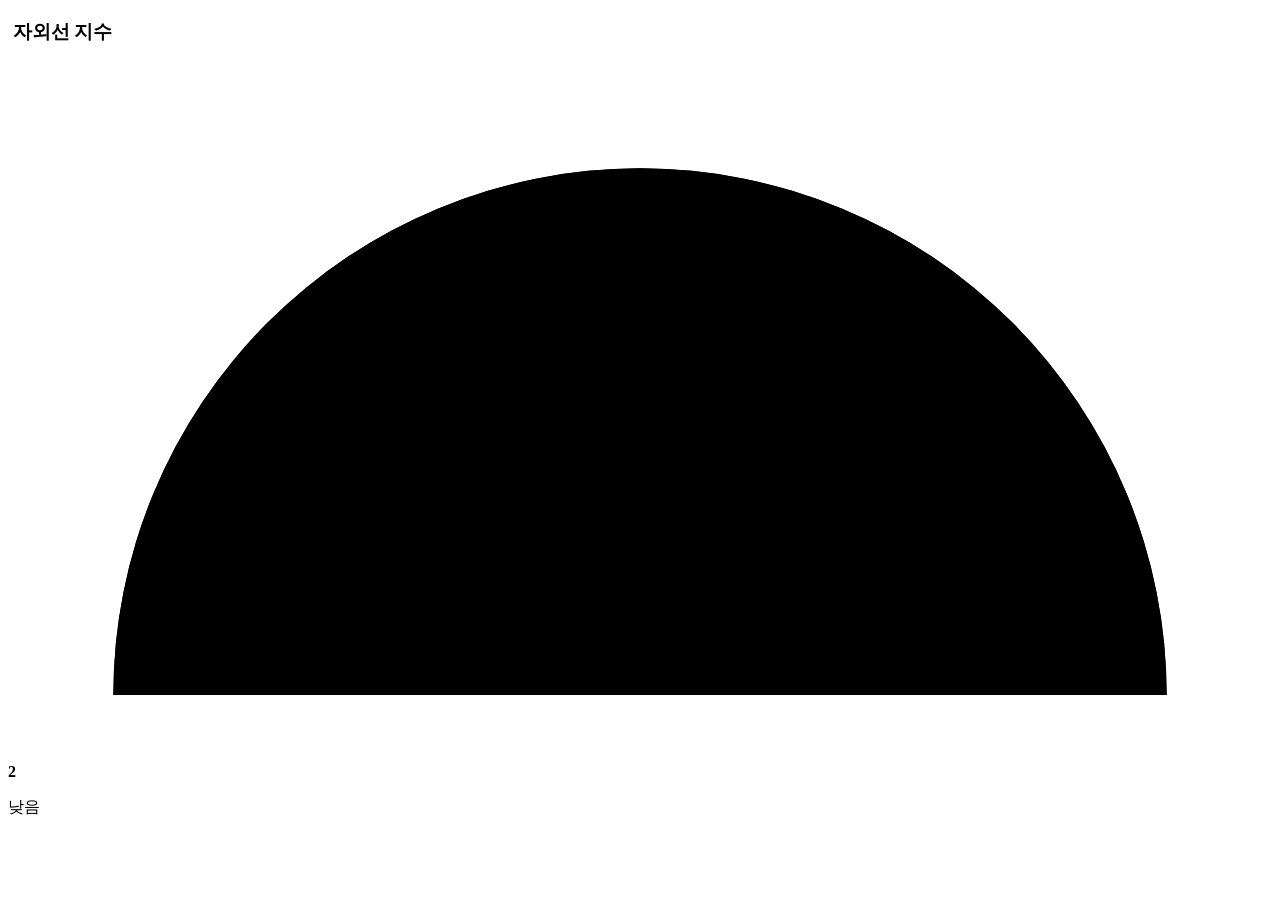
<file: weather-life/src/main/resources/templates/fragment/gauges.html>
<!DOCTYPE html>
<html lang="ko" xmlns:th="http://www.thymeleaf.org">
<body>

<!-- 하단 게이지: 자외선 지수 / 미세먼지 / 강수확률 / 바람 세기
     강수확률·바람 세기는 js/main.js 가 /api/short (APIController.getShortForecast) 응답으로 갱신한다. -->
<section class="wl-gauges" th:fragment="gauges">
    <article class="wl-card wl-gauge" th:each="gauge : ${gauges}" th:classappend="${gauge.color}"
             th:attr="data-gauge=${gauge.key}">
        <h3 class="wl-subtitle">
            <img th:src="@{${gauge.icon}}" alt="">
            <span th:text="${gauge.title}">자외선 지수</span>
        </h3>

        <div class="wl-gauge-body">
            <!-- pathLength=100 으로 두고 percent 만큼 stroke 를 채운다 -->
            <svg class="wl-gauge-arc" viewBox="0 0 120 66" aria-hidden="true">
                <path class="track" d="M10 60 A50 50 0 0 1 110 60" pathLength="100"/>
                <path class="fill" d="M10 60 A50 50 0 0 1 110 60" pathLength="100"
                      th:style="|stroke-dasharray: ${gauge.percent} 100|"/>
            </svg>
            <div class="wl-gauge-value">
                <strong><span class="wl-gauge-num" th:text="${gauge.value}">2</span><small class="wl-gauge-unit" th:text="${gauge.unit}"></small></strong>
                <p class="wl-gauge-status" th:text="${gauge.status}">낮음</p>
            </div>
        </div>
    </article>
</section>

</body>
</html>
</file>
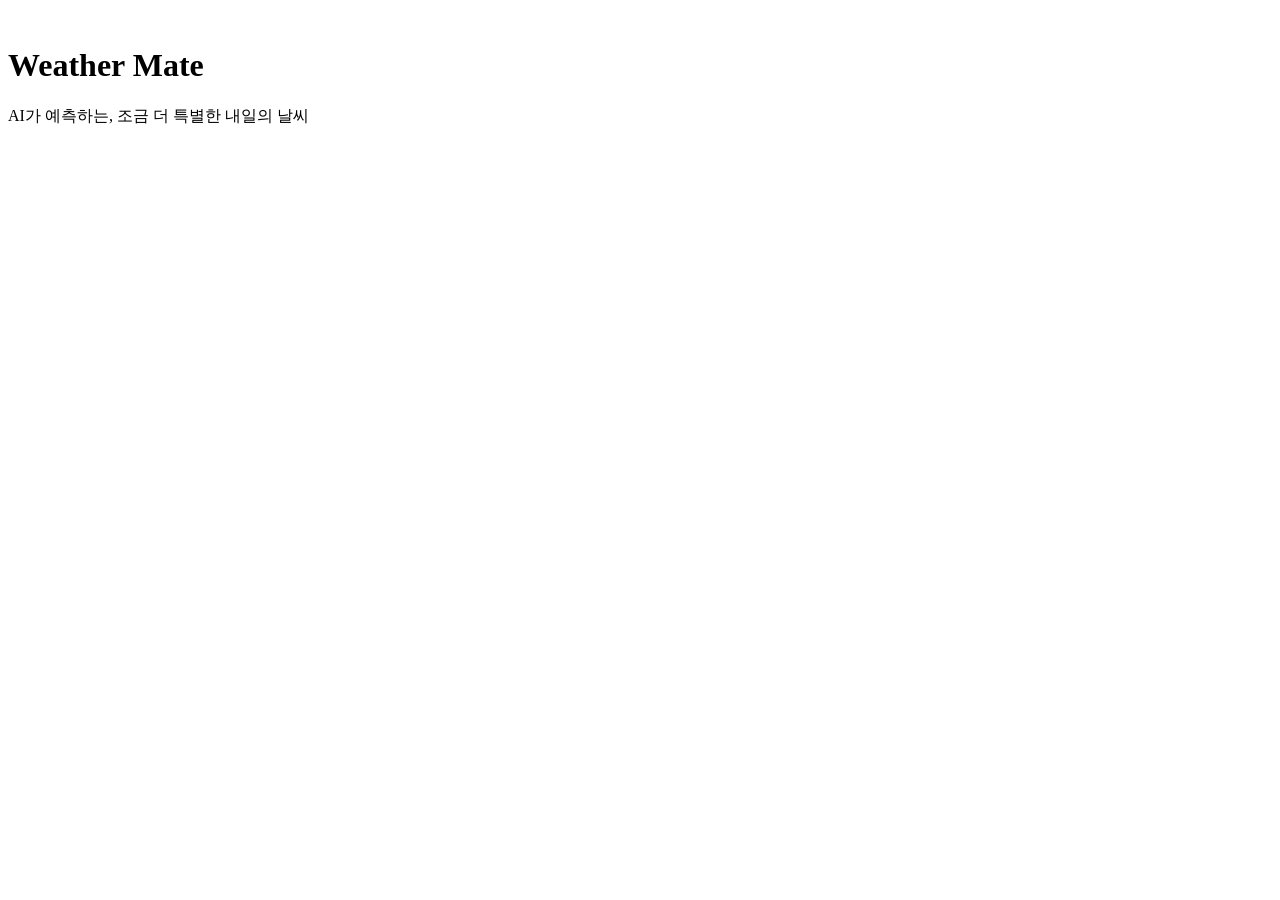
<file: weather-life/src/main/resources/templates/fragment/header.html>
<!DOCTYPE html>
<html lang="ko" xmlns:th="http://www.thymeleaf.org">
<body>

<!-- 헤더: 로고, 지역 선택 -->
<header class="wl-header" th:fragment="header">
    <a class="wl-logo" th:href="@{/}">
        <!-- 로고 마스코트: 계절마다 바뀌는 손 흔드는 캐릭터 (html[data-season] 값으로 header.css가 하나만 보여 줌) -->
        <span class="wl-mascot" role="img" aria-label="Weather Life 마스코트">
            <img class="wl-mascot--spring" th:src="@{/weather/mascot/wave_spring.webp}" alt="">
            <img class="wl-mascot--summer" th:src="@{/weather/mascot/wave_summer.webp}" alt="">
            <img class="wl-mascot--autumn" th:src="@{/weather/mascot/wave_autumn.webp}" alt="">
            <img class="wl-mascot--winter" th:src="@{/weather/mascot/wave_winter.webp}" alt="">
        </span>
        <div class="wl-logo-text">
            <h1>Weather Mate</h1>
            <p>AI가 예측하는, 조금 더 특별한 내일의 날씨</p>
        </div>
    </a>
</header>

</body>
</html>
</file>
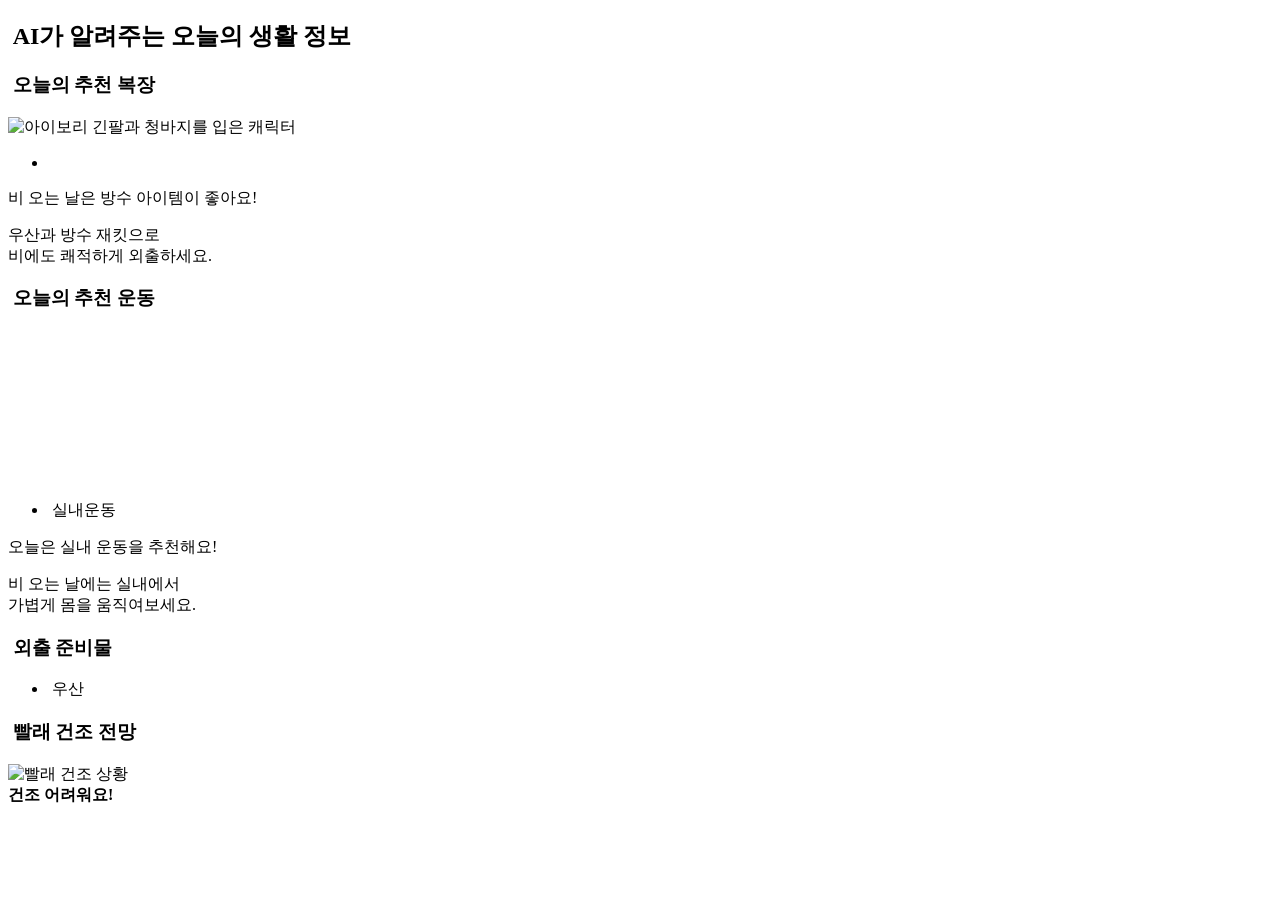
<file: weather-life/src/main/resources/templates/fragment/life-info.html>
<!DOCTYPE html>
<html lang="ko" xmlns:th="http://www.thymeleaf.org">
<body>

<!-- AI가 알려주는 오늘의 생활 정보: 추천 복장 / 추천 운동 / 외출 준비물 / 빨래 건조지수 -->
<section class="wl-card wl-life" th:fragment="life-info">
    <h2 class="wl-title">
        <img th:src="@{/image/icon/sparkle.svg}" alt="">
        AI가 알려주는 오늘의 생활 정보
    </h2>

    <div class="wl-life-grid">
        <!-- 오늘의 추천 복장 -->
        <article class="wl-life-box wl-outfit">
            <h3 class="wl-subtitle">
                <img th:src="@{/image/icon/shirt.svg}" alt="">
                오늘의 추천 복장
            </h3>
            <div class="wl-life-visual">
                <img class="wl-life-character"
     th:src="@{/weather/outfits/assets/characters/f_autumn_basic_340_poster.png}"
     alt="아이보리 긴팔과 청바지를 입은 캐릭터">
                <ul class="wl-outfit-items">
                    <li th:each="item : ${outfit.items}">
                        <img th:src="@{${item.image}}" th:alt="${item.name}" th:title="${item.name}">
                    </li>
                </ul>
            </div>
            <p class="wl-life-headline" th:text="${outfit.title}">비 오는 날은 방수 아이템이 좋아요!</p>
            <p class="wl-life-desc" th:utext="${outfit.description}">우산과 방수 재킷으로<br>비에도 쾌적하게 외출하세요.</p>
        </article>

        <!-- 오늘의 추천 운동 -->
        <article class="wl-life-box wl-exercise">
            <h3 class="wl-subtitle">
                <img th:src="@{/image/icon/shoe.svg}" alt="">
                오늘의 추천 운동
            </h3>
            <div class="wl-life-visual">
                <video class="wl-life-character"
       autoplay muted loop playsinline
       th:poster="@{/weather/activities/activity_autumn_walk_340_poster.png}"
       aria-label="단풍 공원을 산책하는 캐릭터">
    <source th:src="@{/weather/activities/activity_autumn_walk_340.mp4}"
            type="video/mp4">
</video>
                <ul class="wl-exercise-options">
                    <li th:each="option : ${exercise.options}" th:classappend="${option.selected} ? 'is-selected'">
                        <img th:src="@{${option.icon}}" alt="">
                        <span th:text="${option.name}">실내운동</span>
                    </li>
                </ul>
            </div>
            <p class="wl-life-headline" th:text="${exercise.title}">오늘은 실내 운동을 추천해요!</p>
            <p class="wl-life-desc" th:utext="${exercise.description}">비 오는 날에는 실내에서<br>가볍게 몸을 움직여보세요.</p>
        </article>

        <!-- 외출 준비물 + 빨래 건조지수 -->
        <div class="wl-life-side">
            <article class="wl-life-box wl-belongings">
                <h3 class="wl-subtitle">
                    <img th:src="@{/image/icon/bag.svg}" alt="">
                    외출 준비물
                </h3>
                <ul class="wl-belongings-list">
                    <li th:each="item : ${belongings}">
                        <span class="wl-belongings-icon"><img th:src="@{${item.image}}" alt=""></span>
                        <span th:text="${item.name}">우산</span>
                    </li>
                </ul>
            </article>

            <article class="wl-life-box wl-laundry">
                <h3 class="wl-subtitle">
                    <img th:src="@{/image/icon/basket.svg}" alt="">
                    빨래 건조 전망
                </h3>
                <img class="wl-laundry-image" th:src="@{${laundry.image}}" alt="빨래 건조 상황">
                <div class="wl-laundry-status" th:classappend="${laundry.level}">
                    <div class="wl-laundry-bar">
                        <span th:style="|width: ${laundry.percent}%|"></span>
                    </div>
                    <strong th:text="${laundry.message}">건조 어려워요!</strong>
                </div>
            </article>
        </div>
    </div>
</section>

</body>
</html>
</file>
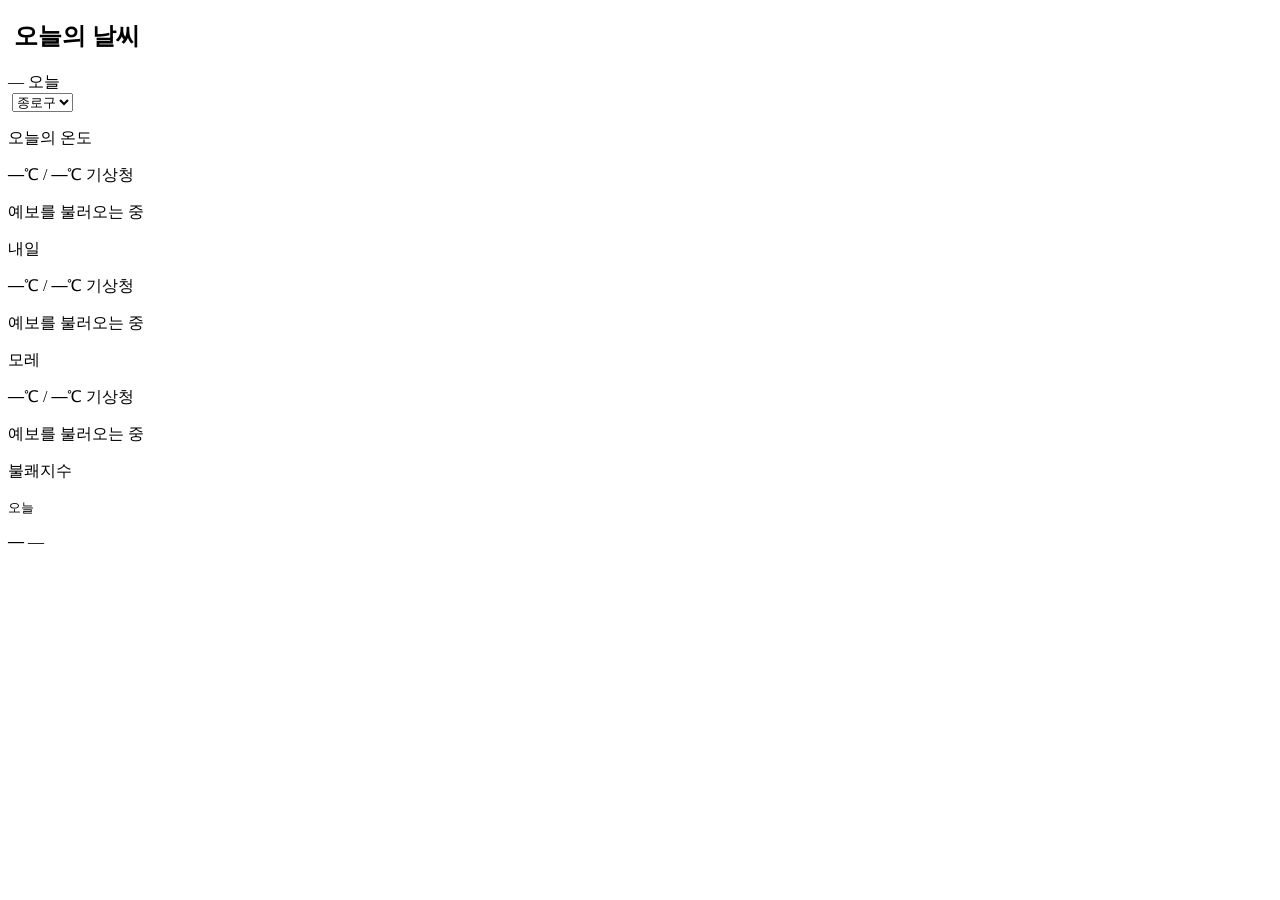
<file: weather-life/src/main/resources/templates/fragment/today-weather.html>
<!DOCTYPE html>
<html lang="ko" xmlns:th="http://www.thymeleaf.org">
<body>

<!--
  오늘의 날씨: 왼쪽(오늘 큰 카드 + 내일/모레 작은 카드 2칸) / 오른쪽(불쾌지수, 왼쪽 전체 높이에 맞춰 늘어남).
  초기 온도는 —로 표시하고, js/main.js가 AI 예측 시각과 가장 가까운 기상청 예보를 연결한다.
    - AI 예측 온도(data-field="aiTemp")      : GET /api/weather/ai?gu=... (AiForecastController.forecast)
    - 기상청 온도(data-field="kmaTemp")       : GET /api/weather/short?gu=...&date=... (DB 시간별 예보)
    - 불쾌지수(data-field="discomfortIndex") : AI 예측 온도 + 선택된 기상청 예보 시각의 습도로 계산
-->
<section class="wl-card wl-today" th:fragment="today-weather">
    <h2 class="wl-title">
        <img th:src="@{/image/icon/cloud-title.svg}" alt="">
        오늘의 날씨
    </h2>

    <div class="wl-today-grid">
        <div class="wl-today-main">
            <!-- 오늘: AI 예측 온도 / 기상청 온도 -->
            <article class="wl-today-card" data-day="today">
                <div class="wl-day-head">
                    <div class="wl-day-head-left">
                        <span class="wl-day-date" data-field="dateLabel">—</span>
                        <span class="wl-day-tag">오늘</span>
                    </div>

                    <!-- 지역 선택: 서울특별시 25개 구 (기본 선택값은 ${location}) -->
                    <label class="wl-select wl-today-select">
                        <img th:src="@{/image/icon/pin.svg}" alt="" class="wl-select-icon">
                        <select name="district" class="wl-select-input" aria-label="지역 선택">
                            <option th:each="district : ${districts}"
                                    th:value="${district}" th:text="${district}"
                                    th:selected="${district == location}">종로구</option>
                        </select>
                        <img th:src="@{/image/icon/chevron-down.svg}" alt="" class="wl-select-arrow">
                    </label>
                </div>
                <div class="wl-today-body">
                    <p class="wl-today-label">오늘의 온도</p>
                    <p class="wl-today-temp">
                        <strong data-field="aiTemp">—</strong><span class="wl-deg">℃</span>
                        <span class="wl-sep">/</span>
                        <strong data-field="kmaTemp">—</strong><span class="wl-deg">℃</span>
                        <span class="wl-kma-tag">기상청</span>
                    </p>
                    <p class="wl-comparison-time" data-field="comparisonTime" aria-live="polite">예보를 불러오는 중</p>
                </div>
            </article>

            <!-- 내일 / 모레: AI 예측 온도 / 기상청 온도 -->
            <div class="wl-mini-cards">
                <article class="wl-mini-card" data-day="tomorrow">
                    <p class="wl-mini-title" th:text="${dailyWeathers[1].dayTag}">내일</p>
                    <p class="wl-mini-temp">
                        <strong data-field="aiTemp">—</strong><span class="wl-deg">℃</span>
                        <span class="wl-sep">/</span>
                        <strong data-field="kmaTemp">—</strong><span class="wl-deg">℃</span>
                        <span class="wl-kma-tag">기상청</span>
                    </p>
                    <p class="wl-comparison-time" data-field="comparisonTime" aria-live="polite">예보를 불러오는 중</p>
                </article>
                <article class="wl-mini-card" data-day="dayafter">
                    <p class="wl-mini-title" th:text="${dailyWeathers[2].dayTag}">모레</p>
                    <p class="wl-mini-temp">
                        <strong data-field="aiTemp">—</strong><span class="wl-deg">℃</span>
                        <span class="wl-sep">/</span>
                        <strong data-field="kmaTemp">—</strong><span class="wl-deg">℃</span>
                        <span class="wl-kma-tag">기상청</span>
                    </p>
                    <p class="wl-comparison-time" data-field="comparisonTime" aria-live="polite">예보를 불러오는 중</p>
                </article>
            </div>
        </div>

        <!-- 불쾌지수: AI 예측 온도(오늘) + 기상청 습도로 계산, 온도계 100분위 위치에 bag.svg 표시 -->
        <aside class="wl-discomfort-card">
            <div class="wl-discomfort-head">
                <p class="wl-discomfort-title">불쾌지수</p>
                <small class="wl-discomfort-date" data-field="discomfortDate">오늘</small>
            </div>
            <div class="wl-thermometer">
                <div class="wl-thermometer-track">
                    <img class="wl-thermometer-marker" data-field="discomfortMarker"
                         th:src="@{/image/icon/expressions_color/01-comfortable.png}" alt="불쾌지수 위치"
                         hidden>
                </div>
                <div class="wl-thermometer-bulb"></div>
            </div>

            <p class="wl-discomfort-value">
                <strong data-field="discomfortIndex">—</strong>
                <span class="wl-discomfort-level" data-field="discomfortLevel">—</span>
            </p>
        </aside>
    </div>
</section>

</body>
</html>
</file>
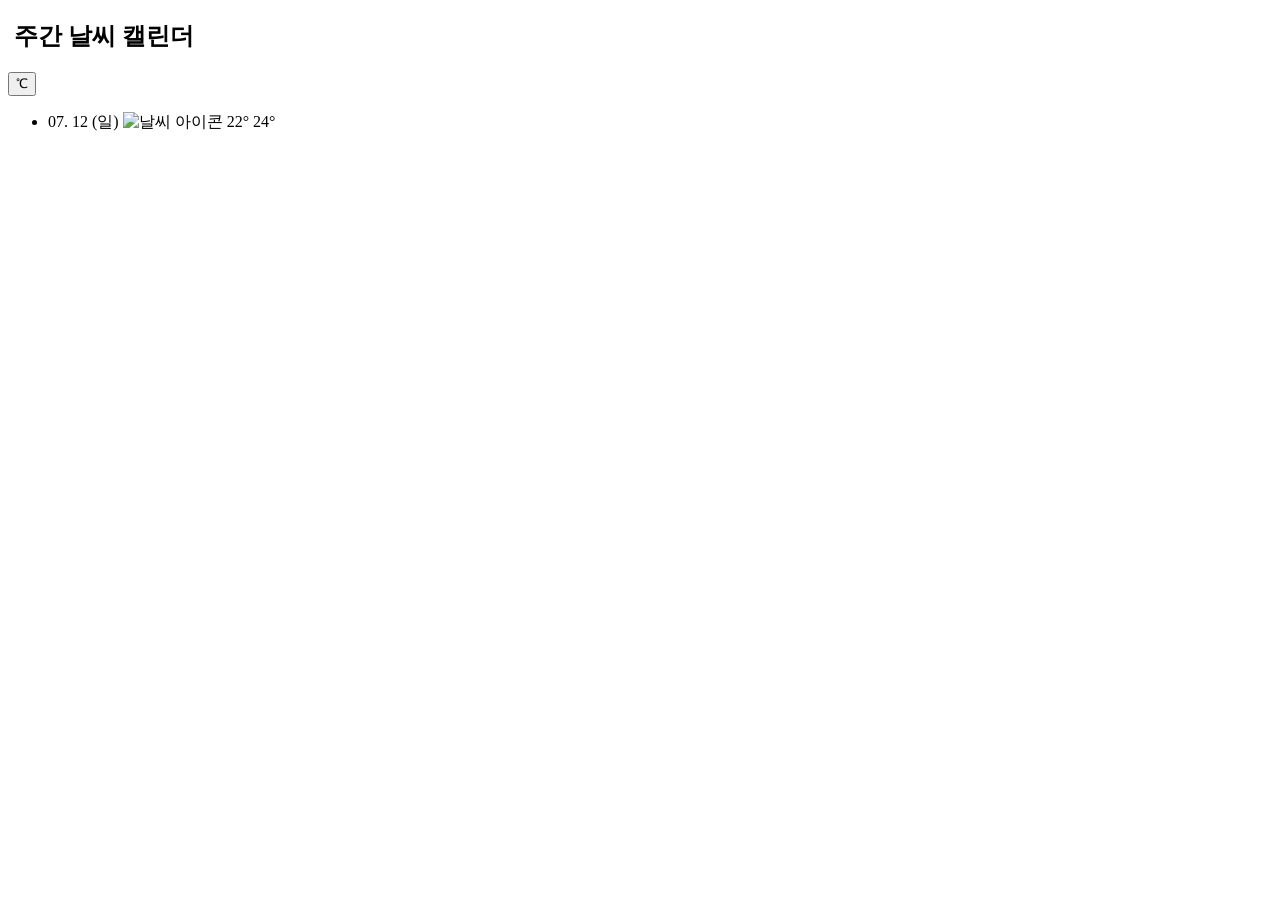
<file: weather-life/src/main/resources/templates/fragment/weekly-calendar.html>
<!DOCTYPE html>
<html lang="ko" xmlns:th="http://www.thymeleaf.org">
<body>

<!-- 주간 날씨 캘린더 -->
<section class="wl-card wl-weekly" th:fragment="weekly-calendar">
    <div class="wl-weekly-head">
        <h2 class="wl-title">
            <img th:src="@{/image/icon/calendar.svg}" alt="">
            주간 날씨 캘린더
        </h2>
        <button type="button" class="wl-unit-btn">℃</button>
    </div>

    <ul class="wl-weekly-list">
        <li th:each="week : ${weeklyWeathers}" th:classappend="${week.today} ? 'is-today'">
            <span class="wl-weekly-date" th:text="${week.dateLabel}">07. 12 (일)</span>
            <img th:src="@{${week.weatherIcon}}" alt="날씨 아이콘">
            <span class="wl-weekly-min" th:text="|${week.minTemp}°|">22°</span>
            <span class="wl-weekly-max" th:text="|${week.maxTemp}°|">24°</span>
        </li>
    </ul>
</section>

</body>
</html>
</file>
